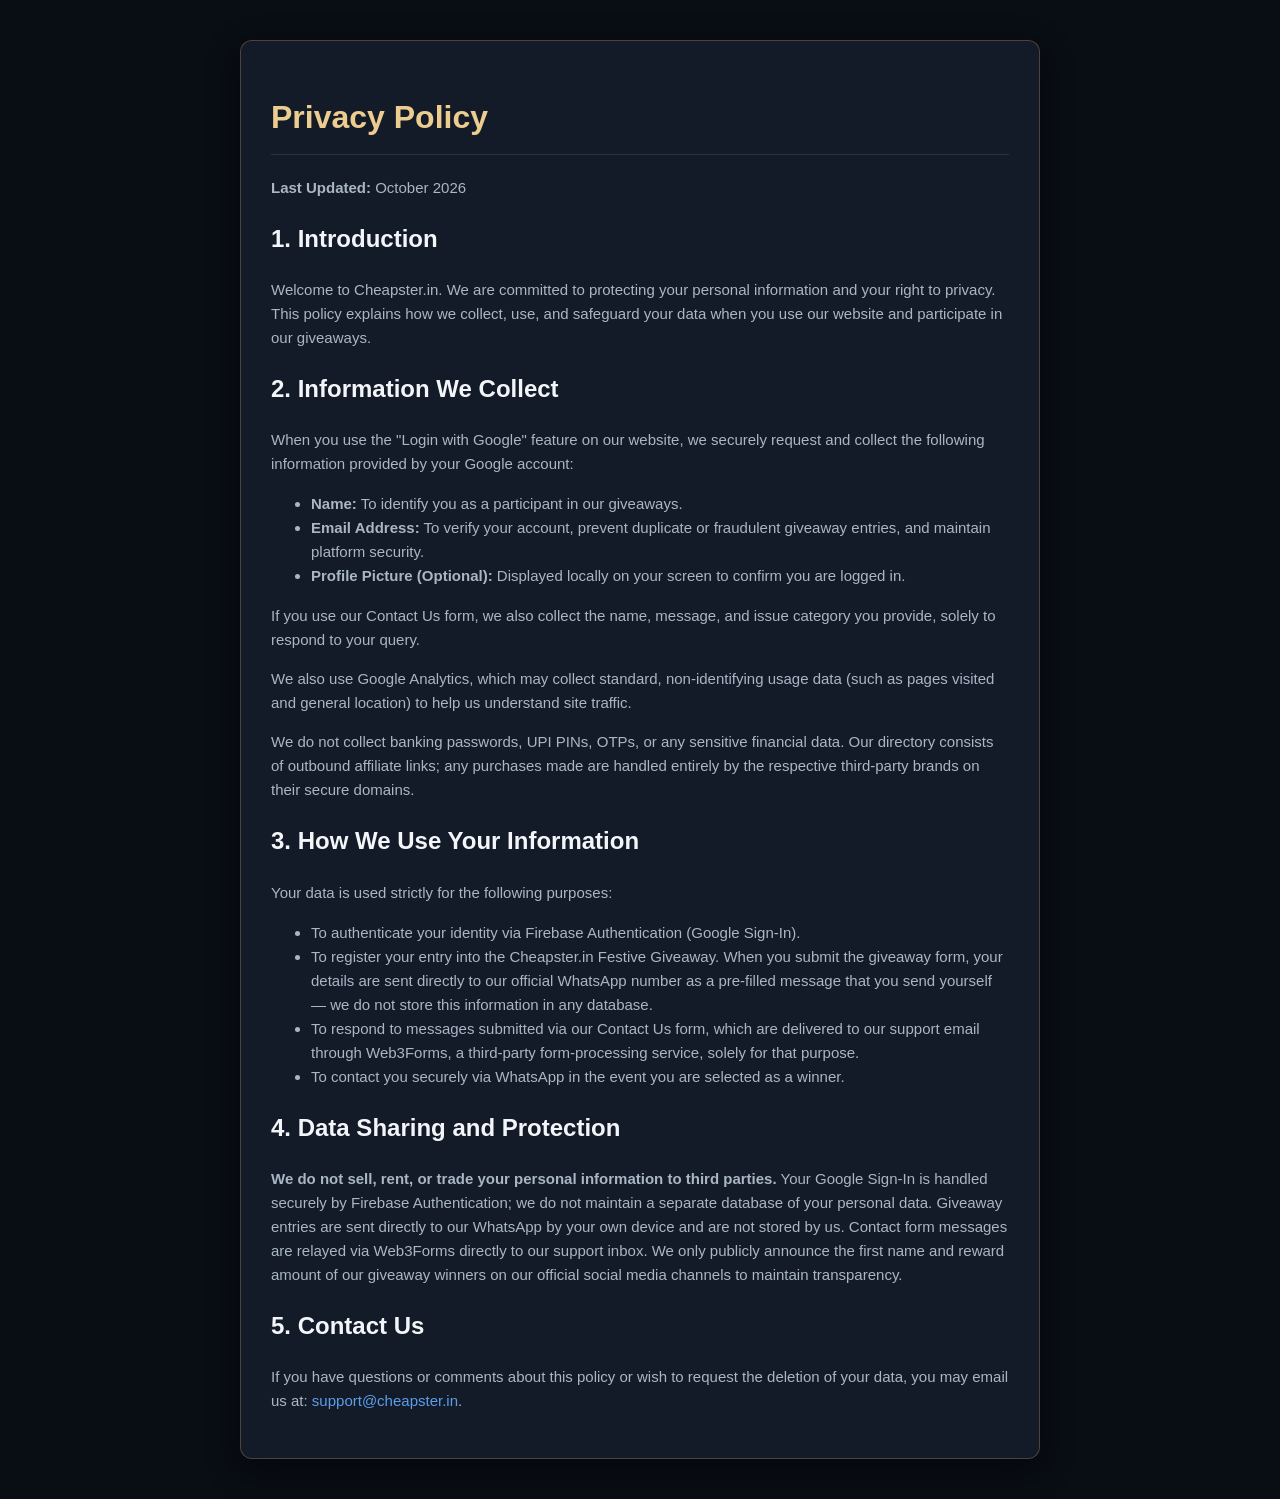
<file: privacy.html>
<!DOCTYPE html>
<html lang="en">
<head>
  <meta charset="UTF-8">
  <meta name="viewport" content="width=device-width, initial-scale=1.0">
  <title>Privacy Policy - Cheapster.in</title>
  <style>
    body {
      background-color: #090d14;
      color: #aab6c4;
      font-family: 'Segoe UI', Tahoma, Geneva, Verdana, sans-serif;
      line-height: 1.6;
      padding: 40px 20px;
      max-width: 800px;
      margin: 0 auto;
    }
    h1, h2 {
      color: #f3f6f9;
    }
    h1 {
      border-bottom: 1px solid rgba(255, 255, 255, 0.1);
      padding-bottom: 10px;
      color: #eccd8f;
    }
    p, li {
      font-size: 15px;
    }
    a {
      color: #5b9eea;
      text-decoration: none;
    }
    a:hover {
      text-decoration: underline;
    }
    .container {
      background: #131b28;
      padding: 30px;
      border-radius: 12px;
      border: 1px solid rgba(205, 161, 92, 0.3);
      box-shadow: 0 10px 30px rgba(0, 0, 0, 0.5);
    }
  </style>
</head>
<body>
  <div class="container">
    <h1>Privacy Policy</h1>
    <p><strong>Last Updated:</strong> October 2026</p>
    
    <h2>1. Introduction</h2>
    <p>Welcome to Cheapster.in. We are committed to protecting your personal information and your right to privacy. This policy explains how we collect, use, and safeguard your data when you use our website and participate in our giveaways.</p>

    <h2>2. Information We Collect</h2>
    <p>When you use the "Login with Google" feature on our website, we securely request and collect the following information provided by your Google account:</p>
    <ul>
      <li><strong>Name:</strong> To identify you as a participant in our giveaways.</li>
      <li><strong>Email Address:</strong> To verify your account, prevent duplicate or fraudulent giveaway entries, and maintain platform security.</li>
      <li><strong>Profile Picture (Optional):</strong> Displayed locally on your screen to confirm you are logged in.</li>
    </ul>
    <p>If you use our Contact Us form, we also collect the name, message, and issue category you provide, solely to respond to your query.</p>
    <p>We also use Google Analytics, which may collect standard, non-identifying usage data (such as pages visited and general location) to help us understand site traffic.</p>
    <p>We do not collect banking passwords, UPI PINs, OTPs, or any sensitive financial data. Our directory consists of outbound affiliate links; any purchases made are handled entirely by the respective third-party brands on their secure domains.</p>

    <h2>3. How We Use Your Information</h2>
    <p>Your data is used strictly for the following purposes:</p>
    <ul>
      <li>To authenticate your identity via Firebase Authentication (Google Sign-In).</li>
      <li>To register your entry into the Cheapster.in Festive Giveaway. When you submit the giveaway form, your details are sent directly to our official WhatsApp number as a pre-filled message that you send yourself — we do not store this information in any database.</li>
      <li>To respond to messages submitted via our Contact Us form, which are delivered to our support email through Web3Forms, a third-party form-processing service, solely for that purpose.</li>
      <li>To contact you securely via WhatsApp in the event you are selected as a winner.</li>
    </ul>

    <h2>4. Data Sharing and Protection</h2>
    <p><strong>We do not sell, rent, or trade your personal information to third parties.</strong> Your Google Sign-In is handled securely by Firebase Authentication; we do not maintain a separate database of your personal data. Giveaway entries are sent directly to our WhatsApp by your own device and are not stored by us. Contact form messages are relayed via Web3Forms directly to our support inbox. We only publicly announce the first name and reward amount of our giveaway winners on our official social media channels to maintain transparency.</p>

    <h2>5. Contact Us</h2>
    <p>If you have questions or comments about this policy or wish to request the deletion of your data, you may email us at: <a href="mailto:support@cheapster.in">support@cheapster.in</a>.</p>
  </div>
</body>
</html>
</file>
